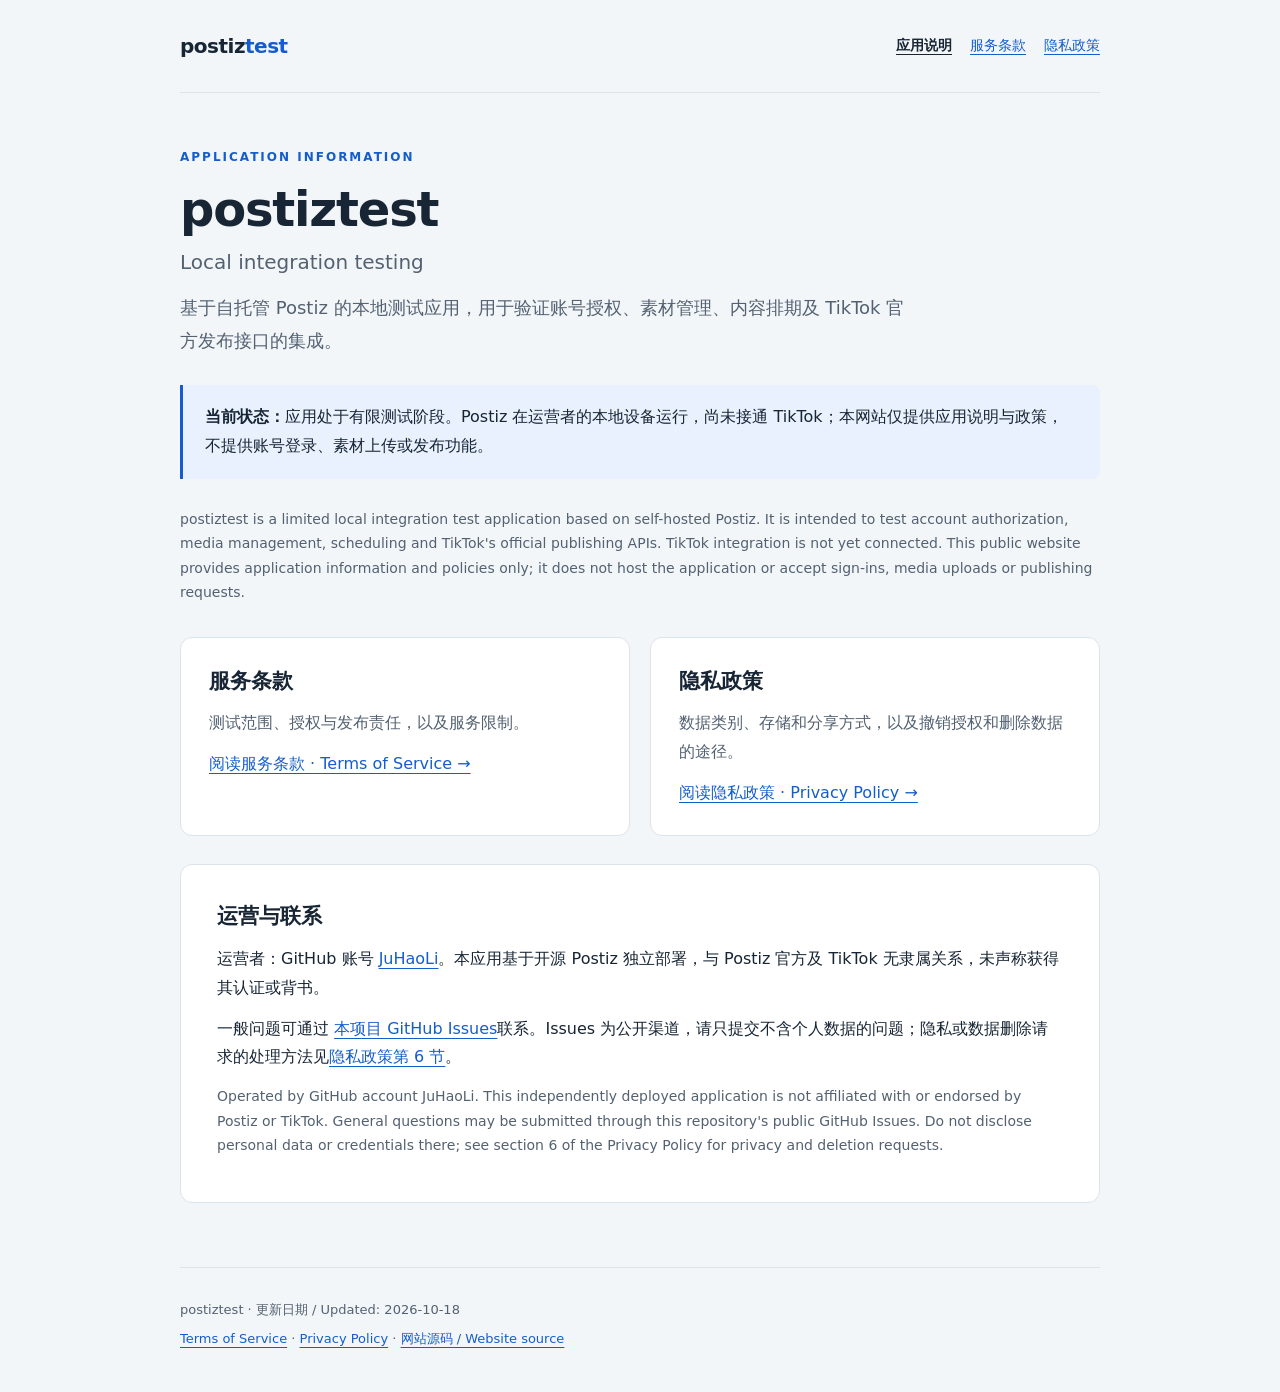
<file: docs/index.html>
<!doctype html>
<html lang="zh-CN">
<head>
<meta charset="utf-8"><meta name="viewport" content="width=device-width,initial-scale=1">
<meta name="description" content="postiztest 本地集成测试应用的说明、服务条款与隐私政策。">
<title>postiztest · 应用说明与政策</title><link rel="stylesheet" href="site.css">
</head>
<body>
<header><a class="brand" href="./">postiz<span>test</span></a><nav aria-label="主导航"><a href="./" aria-current="page">应用说明</a><a href="terms.html">服务条款</a><a href="privacy.html">隐私政策</a></nav></header>
<main id="main">
<p class="eyebrow">Application information</p>
<h1>postiztest<small lang="en">Local integration testing</small></h1>
<p class="lead">基于自托管 Postiz 的本地测试应用，用于验证账号授权、素材管理、内容排期及 TikTok 官方发布接口的集成。</p>
<div class="notice"><p><strong>当前状态：</strong>应用处于有限测试阶段。Postiz 在运营者的本地设备运行，尚未接通 TikTok；本网站仅提供应用说明与政策，不提供账号登录、素材上传或发布功能。</p></div>
<p class="en" lang="en">postiztest is a limited local integration test application based on self-hosted Postiz. It is intended to test account authorization, media management, scheduling and TikTok's official publishing APIs. TikTok integration is not yet connected. This public website provides application information and policies only; it does not host the application or accept sign-ins, media uploads or publishing requests.</p>
<div class="cards"><article class="card"><h2>服务条款</h2><p>测试范围、授权与发布责任，以及服务限制。</p><a href="terms.html">阅读服务条款 · Terms of Service →</a></article><article class="card"><h2>隐私政策</h2><p>数据类别、存储和分享方式，以及撤销授权和删除数据的途径。</p><a href="privacy.html">阅读隐私政策 · Privacy Policy →</a></article></div>
<div class="document"><section><h2>运营与联系</h2><p>运营者：GitHub 账号 <a href="https://github.com/JuHaoLi">JuHaoLi</a>。本应用基于开源 Postiz 独立部署，与 Postiz 官方及 TikTok 无隶属关系，未声称获得其认证或背书。</p><p>一般问题可通过 <a href="https://github.com/JuHaoLi/postiz-test/issues/new">本项目 GitHub Issues</a>联系。Issues 为公开渠道，请只提交不含个人数据的问题；隐私或数据删除请求的处理方法见<a href="privacy.html#rights">隐私政策第 6 节</a>。</p><p class="en" lang="en">Operated by GitHub account JuHaoLi. This independently deployed application is not affiliated with or endorsed by Postiz or TikTok. General questions may be submitted through this repository's public GitHub Issues. Do not disclose personal data or credentials there; see section 6 of the Privacy Policy for privacy and deletion requests.</p></section></div>
</main>
<footer><p>postiztest · 更新日期 / Updated: 2026-10-18</p><p><a href="terms.html">Terms of Service</a> · <a href="privacy.html">Privacy Policy</a> · <a href="https://github.com/JuHaoLi/postiz-test">网站源码 / Website source</a></p></footer>
</body></html>
</file>
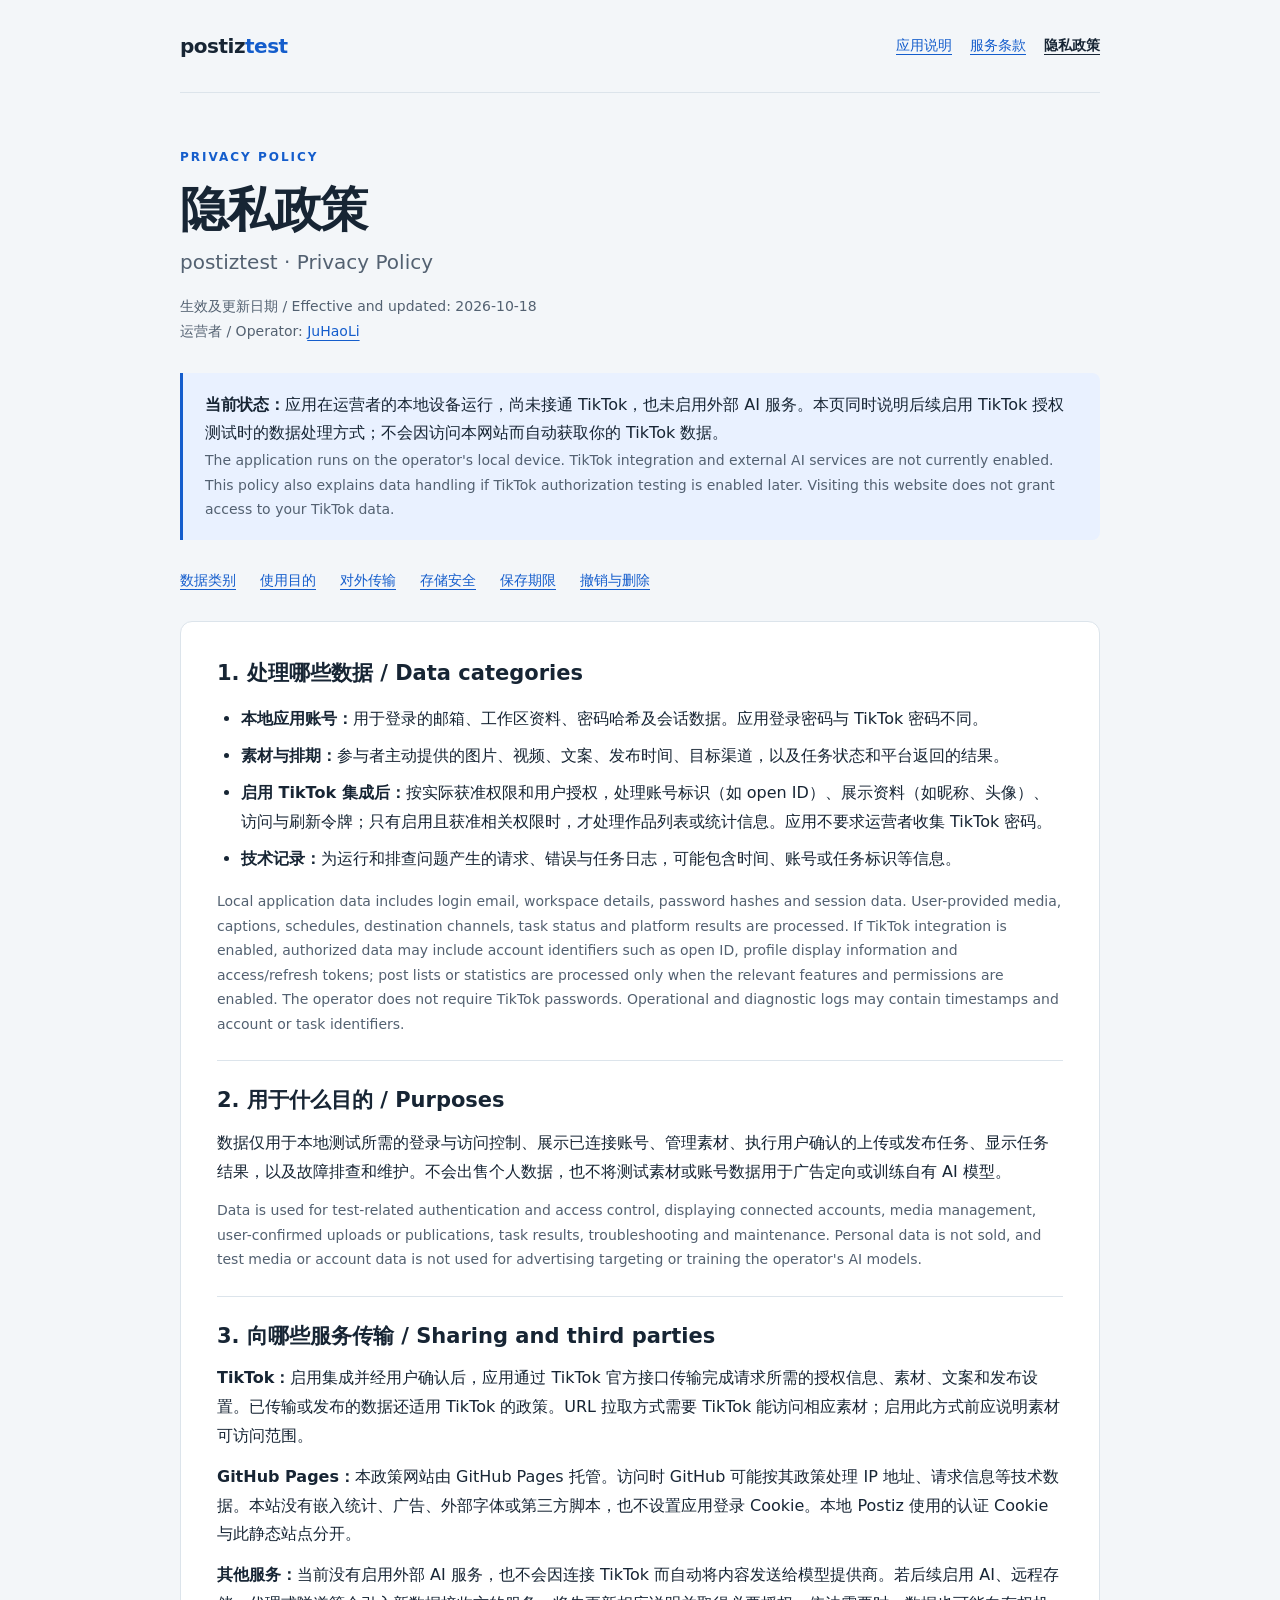
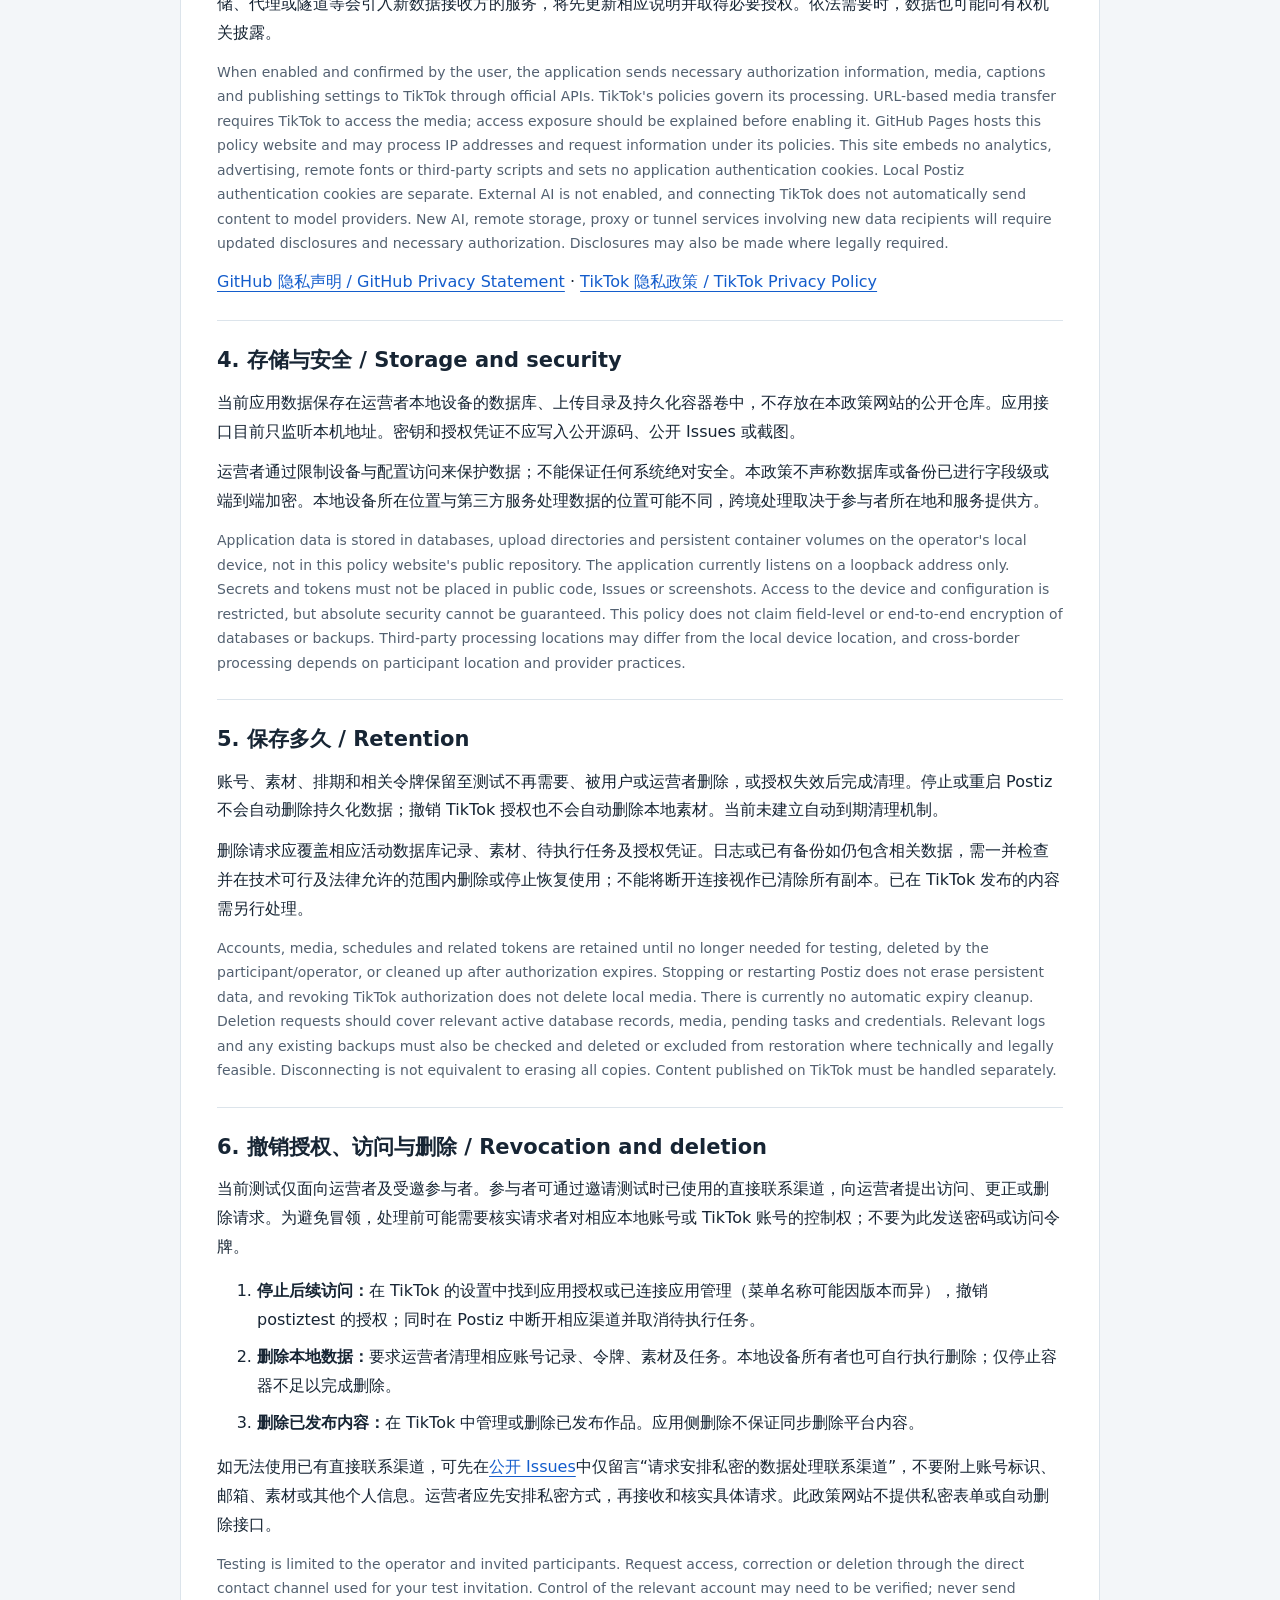
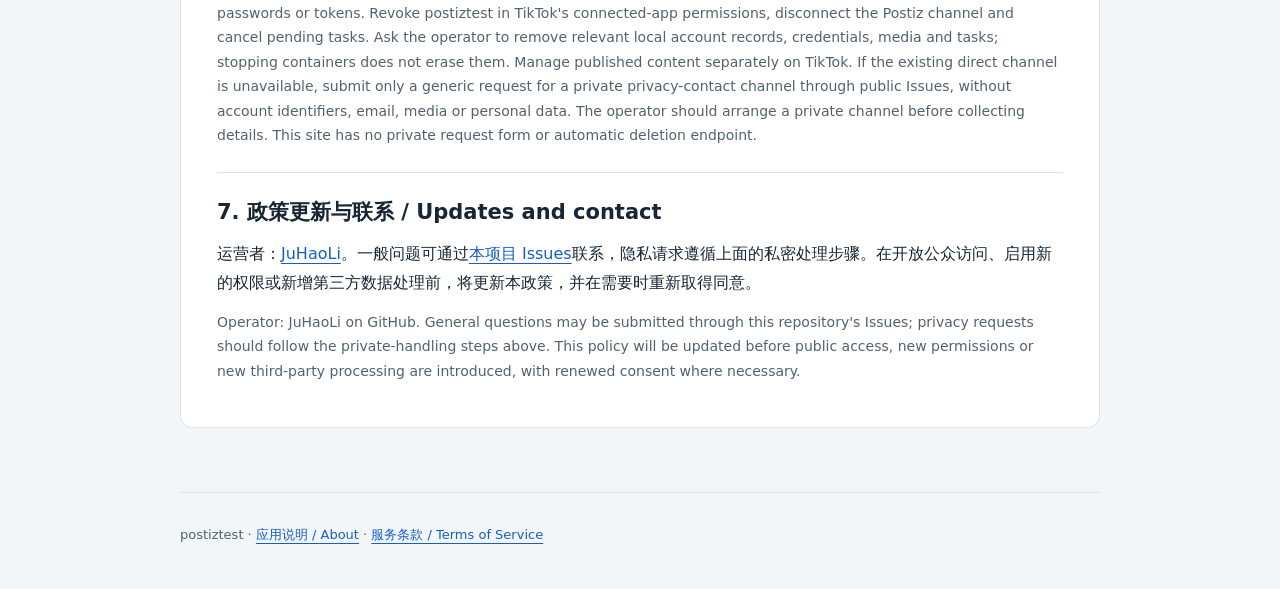
<file: docs/privacy.html>
<!doctype html>
<html lang="zh-CN">
<head>
<meta charset="utf-8"><meta name="viewport" content="width=device-width,initial-scale=1">
<meta name="description" content="postiztest 本地集成测试应用隐私政策 / Privacy Policy.">
<title>隐私政策 · Privacy Policy | postiztest</title><link rel="stylesheet" href="site.css">
</head>
<body>
<header><a class="brand" href="./">postiz<span>test</span></a><nav aria-label="主导航"><a href="./">应用说明</a><a href="terms.html">服务条款</a><a href="privacy.html" aria-current="page">隐私政策</a></nav></header>
<main id="main">
<p class="eyebrow">Privacy Policy</p><h1>隐私政策<small lang="en">postiztest · Privacy Policy</small></h1>
<p class="meta">生效及更新日期 / Effective and updated: 2026-10-18<br>运营者 / Operator: <a href="https://github.com/JuHaoLi">JuHaoLi</a></p>
<div class="notice"><p><strong>当前状态：</strong>应用在运营者的本地设备运行，尚未接通 TikTok，也未启用外部 AI 服务。本页同时说明后续启用 TikTok 授权测试时的数据处理方式；不会因访问本网站而自动获取你的 TikTok 数据。</p><p class="en" lang="en">The application runs on the operator's local device. TikTok integration and external AI services are not currently enabled. This policy also explains data handling if TikTok authorization testing is enabled later. Visiting this website does not grant access to your TikTok data.</p></div>
<nav class="jump" aria-label="政策目录"><a href="#data">数据类别</a><a href="#purpose">使用目的</a><a href="#sharing">对外传输</a><a href="#storage">存储安全</a><a href="#retention">保存期限</a><a href="#rights">撤销与删除</a></nav>
<div class="document">
<section id="data"><h2>1. 处理哪些数据 / Data categories</h2><ul><li><strong>本地应用账号：</strong>用于登录的邮箱、工作区资料、密码哈希及会话数据。应用登录密码与 TikTok 密码不同。</li><li><strong>素材与排期：</strong>参与者主动提供的图片、视频、文案、发布时间、目标渠道，以及任务状态和平台返回的结果。</li><li><strong>启用 TikTok 集成后：</strong>按实际获准权限和用户授权，处理账号标识（如 open ID）、展示资料（如昵称、头像）、访问与刷新令牌；只有启用且获准相关权限时，才处理作品列表或统计信息。应用不要求运营者收集 TikTok 密码。</li><li><strong>技术记录：</strong>为运行和排查问题产生的请求、错误与任务日志，可能包含时间、账号或任务标识等信息。</li></ul><p class="en" lang="en">Local application data includes login email, workspace details, password hashes and session data. User-provided media, captions, schedules, destination channels, task status and platform results are processed. If TikTok integration is enabled, authorized data may include account identifiers such as open ID, profile display information and access/refresh tokens; post lists or statistics are processed only when the relevant features and permissions are enabled. The operator does not require TikTok passwords. Operational and diagnostic logs may contain timestamps and account or task identifiers.</p></section>
<section id="purpose"><h2>2. 用于什么目的 / Purposes</h2><p>数据仅用于本地测试所需的登录与访问控制、展示已连接账号、管理素材、执行用户确认的上传或发布任务、显示任务结果，以及故障排查和维护。不会出售个人数据，也不将测试素材或账号数据用于广告定向或训练自有 AI 模型。</p><p class="en" lang="en">Data is used for test-related authentication and access control, displaying connected accounts, media management, user-confirmed uploads or publications, task results, troubleshooting and maintenance. Personal data is not sold, and test media or account data is not used for advertising targeting or training the operator's AI models.</p></section>
<section id="sharing"><h2>3. 向哪些服务传输 / Sharing and third parties</h2><p><strong>TikTok：</strong>启用集成并经用户确认后，应用通过 TikTok 官方接口传输完成请求所需的授权信息、素材、文案和发布设置。已传输或发布的数据还适用 TikTok 的政策。URL 拉取方式需要 TikTok 能访问相应素材；启用此方式前应说明素材可访问范围。</p><p><strong>GitHub Pages：</strong>本政策网站由 GitHub Pages 托管。访问时 GitHub 可能按其政策处理 IP 地址、请求信息等技术数据。本站没有嵌入统计、广告、外部字体或第三方脚本，也不设置应用登录 Cookie。本地 Postiz 使用的认证 Cookie 与此静态站点分开。</p><p><strong>其他服务：</strong>当前没有启用外部 AI 服务，也不会因连接 TikTok 而自动将内容发送给模型提供商。若后续启用 AI、远程存储、代理或隧道等会引入新数据接收方的服务，将先更新相应说明并取得必要授权。依法需要时，数据也可能向有权机关披露。</p><p class="en" lang="en">When enabled and confirmed by the user, the application sends necessary authorization information, media, captions and publishing settings to TikTok through official APIs. TikTok's policies govern its processing. URL-based media transfer requires TikTok to access the media; access exposure should be explained before enabling it. GitHub Pages hosts this policy website and may process IP addresses and request information under its policies. This site embeds no analytics, advertising, remote fonts or third-party scripts and sets no application authentication cookies. Local Postiz authentication cookies are separate. External AI is not enabled, and connecting TikTok does not automatically send content to model providers. New AI, remote storage, proxy or tunnel services involving new data recipients will require updated disclosures and necessary authorization. Disclosures may also be made where legally required.</p><p><a href="https://docs.github.com/en/site-policy/privacy-policies/github-general-privacy-statement">GitHub 隐私声明 / GitHub Privacy Statement</a> · <a href="https://www.tiktok.com/legal/page/row/privacy-policy/en">TikTok 隐私政策 / TikTok Privacy Policy</a></p></section>
<section id="storage"><h2>4. 存储与安全 / Storage and security</h2><p>当前应用数据保存在运营者本地设备的数据库、上传目录及持久化容器卷中，不存放在本政策网站的公开仓库。应用接口目前只监听本机地址。密钥和授权凭证不应写入公开源码、公开 Issues 或截图。</p><p>运营者通过限制设备与配置访问来保护数据；不能保证任何系统绝对安全。本政策不声称数据库或备份已进行字段级或端到端加密。本地设备所在位置与第三方服务处理数据的位置可能不同，跨境处理取决于参与者所在地和服务提供方。</p><p class="en" lang="en">Application data is stored in databases, upload directories and persistent container volumes on the operator's local device, not in this policy website's public repository. The application currently listens on a loopback address only. Secrets and tokens must not be placed in public code, Issues or screenshots. Access to the device and configuration is restricted, but absolute security cannot be guaranteed. This policy does not claim field-level or end-to-end encryption of databases or backups. Third-party processing locations may differ from the local device location, and cross-border processing depends on participant location and provider practices.</p></section>
<section id="retention"><h2>5. 保存多久 / Retention</h2><p>账号、素材、排期和相关令牌保留至测试不再需要、被用户或运营者删除，或授权失效后完成清理。停止或重启 Postiz 不会自动删除持久化数据；撤销 TikTok 授权也不会自动删除本地素材。当前未建立自动到期清理机制。</p><p>删除请求应覆盖相应活动数据库记录、素材、待执行任务及授权凭证。日志或已有备份如仍包含相关数据，需一并检查并在技术可行及法律允许的范围内删除或停止恢复使用；不能将断开连接视作已清除所有副本。已在 TikTok 发布的内容需另行处理。</p><p class="en" lang="en">Accounts, media, schedules and related tokens are retained until no longer needed for testing, deleted by the participant/operator, or cleaned up after authorization expires. Stopping or restarting Postiz does not erase persistent data, and revoking TikTok authorization does not delete local media. There is currently no automatic expiry cleanup. Deletion requests should cover relevant active database records, media, pending tasks and credentials. Relevant logs and any existing backups must also be checked and deleted or excluded from restoration where technically and legally feasible. Disconnecting is not equivalent to erasing all copies. Content published on TikTok must be handled separately.</p></section>
<section id="rights"><h2>6. 撤销授权、访问与删除 / Revocation and deletion</h2><p>当前测试仅面向运营者及受邀参与者。参与者可通过邀请测试时已使用的直接联系渠道，向运营者提出访问、更正或删除请求。为避免冒领，处理前可能需要核实请求者对相应本地账号或 TikTok 账号的控制权；不要为此发送密码或访问令牌。</p><ol><li><strong>停止后续访问：</strong>在 TikTok 的设置中找到应用授权或已连接应用管理（菜单名称可能因版本而异），撤销 postiztest 的授权；同时在 Postiz 中断开相应渠道并取消待执行任务。</li><li><strong>删除本地数据：</strong>要求运营者清理相应账号记录、令牌、素材及任务。本地设备所有者也可自行执行删除；仅停止容器不足以完成删除。</li><li><strong>删除已发布内容：</strong>在 TikTok 中管理或删除已发布作品。应用侧删除不保证同步删除平台内容。</li></ol><p>如无法使用已有直接联系渠道，可先在<a href="https://github.com/JuHaoLi/postiz-test/issues/new">公开 Issues</a>中仅留言“请求安排私密的数据处理联系渠道”，不要附上账号标识、邮箱、素材或其他个人信息。运营者应先安排私密方式，再接收和核实具体请求。此政策网站不提供私密表单或自动删除接口。</p><p class="en" lang="en">Testing is limited to the operator and invited participants. Request access, correction or deletion through the direct contact channel used for your test invitation. Control of the relevant account may need to be verified; never send passwords or tokens. Revoke postiztest in TikTok's connected-app permissions, disconnect the Postiz channel and cancel pending tasks. Ask the operator to remove relevant local account records, credentials, media and tasks; stopping containers does not erase them. Manage published content separately on TikTok. If the existing direct channel is unavailable, submit only a generic request for a private privacy-contact channel through public Issues, without account identifiers, email, media or personal data. The operator should arrange a private channel before collecting details. This site has no private request form or automatic deletion endpoint.</p></section>
<section id="updates"><h2>7. 政策更新与联系 / Updates and contact</h2><p>运营者：<a href="https://github.com/JuHaoLi">JuHaoLi</a>。一般问题可通过<a href="https://github.com/JuHaoLi/postiz-test/issues/new">本项目 Issues</a>联系，隐私请求遵循上面的私密处理步骤。在开放公众访问、启用新的权限或新增第三方数据处理前，将更新本政策，并在需要时重新取得同意。</p><p class="en" lang="en">Operator: JuHaoLi on GitHub. General questions may be submitted through this repository's Issues; privacy requests should follow the private-handling steps above. This policy will be updated before public access, new permissions or new third-party processing are introduced, with renewed consent where necessary.</p></section>
</div></main>
<footer><p>postiztest · <a href="./">应用说明 / About</a> · <a href="terms.html">服务条款 / Terms of Service</a></p></footer>
</body></html>
</file>
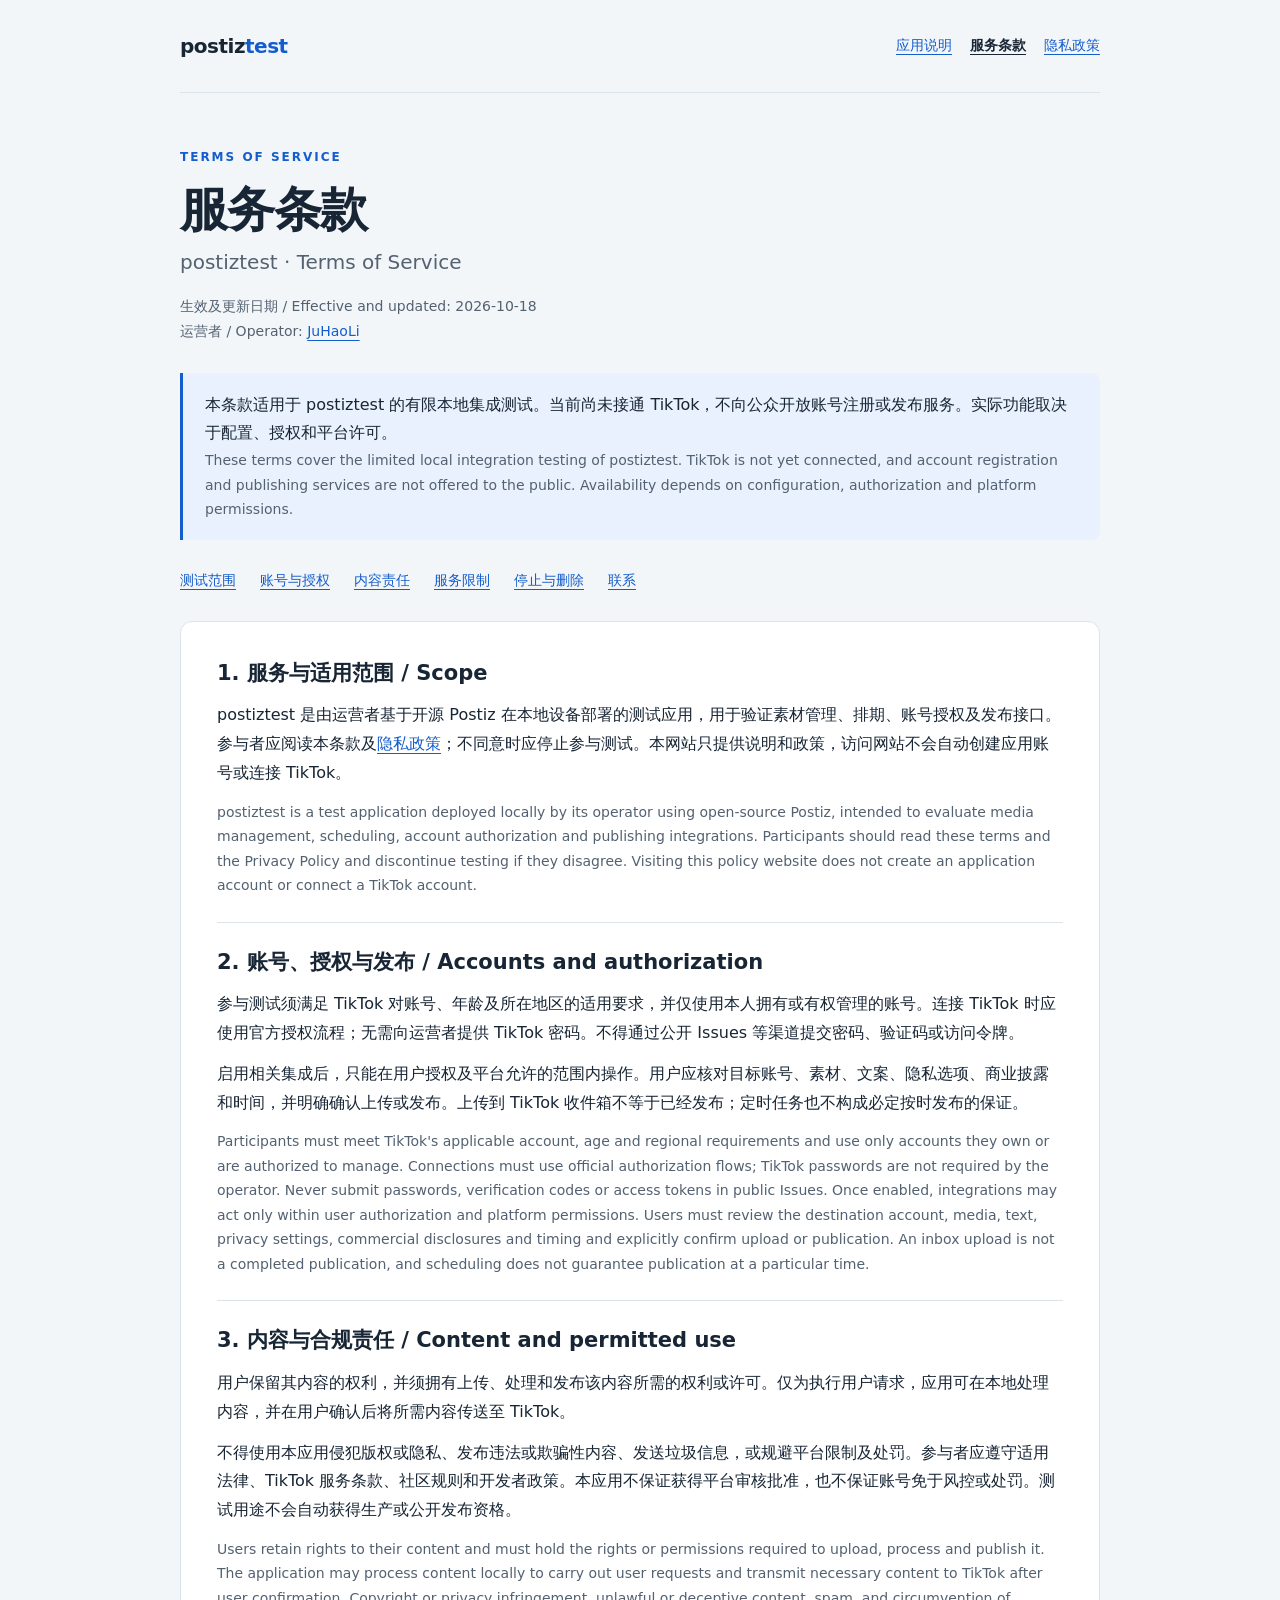
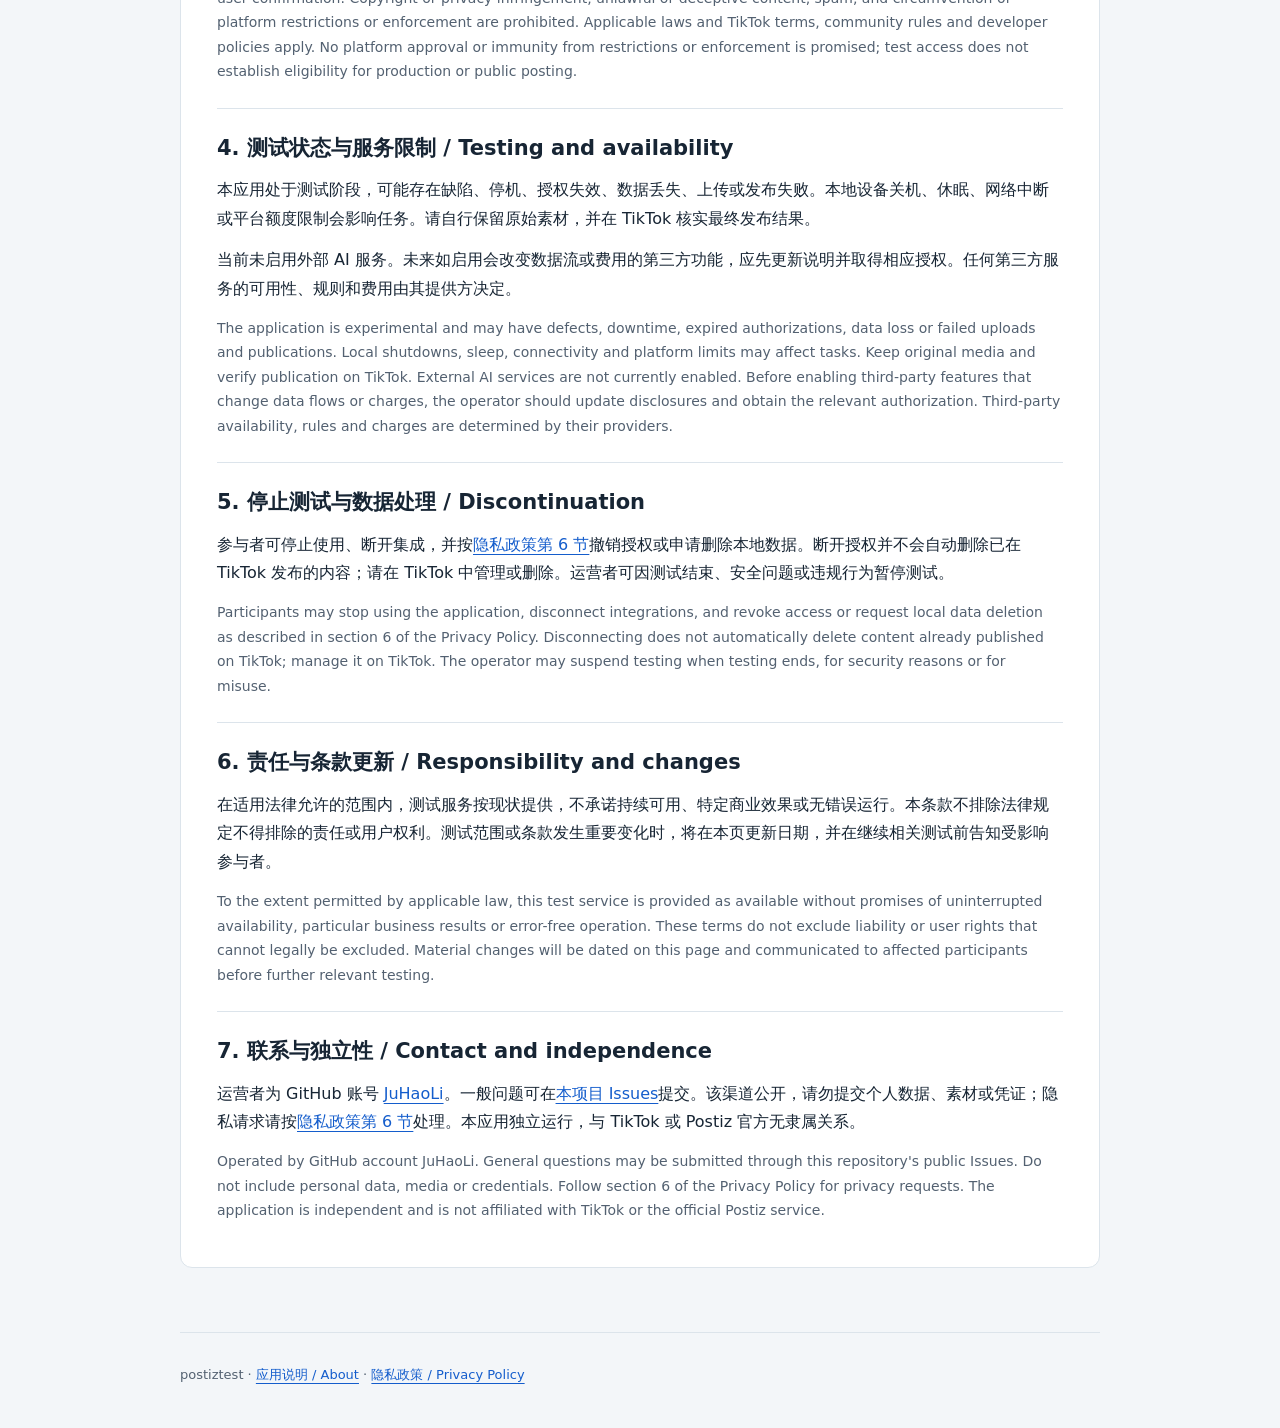
<file: docs/terms.html>
<!doctype html>
<html lang="zh-CN">
<head>
<meta charset="utf-8"><meta name="viewport" content="width=device-width,initial-scale=1">
<meta name="description" content="postiztest 本地集成测试应用服务条款 / Terms of Service.">
<title>服务条款 · Terms of Service | postiztest</title><link rel="stylesheet" href="site.css">
</head>
<body>
<header><a class="brand" href="./">postiz<span>test</span></a><nav aria-label="主导航"><a href="./">应用说明</a><a href="terms.html" aria-current="page">服务条款</a><a href="privacy.html">隐私政策</a></nav></header>
<main id="main">
<p class="eyebrow">Terms of Service</p><h1>服务条款<small lang="en">postiztest · Terms of Service</small></h1>
<p class="meta">生效及更新日期 / Effective and updated: 2026-10-18<br>运营者 / Operator: <a href="https://github.com/JuHaoLi">JuHaoLi</a></p>
<div class="notice"><p>本条款适用于 postiztest 的有限本地集成测试。当前尚未接通 TikTok，不向公众开放账号注册或发布服务。实际功能取决于配置、授权和平台许可。</p><p class="en" lang="en">These terms cover the limited local integration testing of postiztest. TikTok is not yet connected, and account registration and publishing services are not offered to the public. Availability depends on configuration, authorization and platform permissions.</p></div>
<nav class="jump" aria-label="条款目录"><a href="#scope">测试范围</a><a href="#authorization">账号与授权</a><a href="#content">内容责任</a><a href="#availability">服务限制</a><a href="#termination">停止与删除</a><a href="#contact">联系</a></nav>
<div class="document">
<section id="scope"><h2>1. 服务与适用范围 / Scope</h2><p>postiztest 是由运营者基于开源 Postiz 在本地设备部署的测试应用，用于验证素材管理、排期、账号授权及发布接口。参与者应阅读本条款及<a href="privacy.html">隐私政策</a>；不同意时应停止参与测试。本网站只提供说明和政策，访问网站不会自动创建应用账号或连接 TikTok。</p><p class="en" lang="en">postiztest is a test application deployed locally by its operator using open-source Postiz, intended to evaluate media management, scheduling, account authorization and publishing integrations. Participants should read these terms and the Privacy Policy and discontinue testing if they disagree. Visiting this policy website does not create an application account or connect a TikTok account.</p></section>
<section id="authorization"><h2>2. 账号、授权与发布 / Accounts and authorization</h2><p>参与测试须满足 TikTok 对账号、年龄及所在地区的适用要求，并仅使用本人拥有或有权管理的账号。连接 TikTok 时应使用官方授权流程；无需向运营者提供 TikTok 密码。不得通过公开 Issues 等渠道提交密码、验证码或访问令牌。</p><p>启用相关集成后，只能在用户授权及平台允许的范围内操作。用户应核对目标账号、素材、文案、隐私选项、商业披露和时间，并明确确认上传或发布。上传到 TikTok 收件箱不等于已经发布；定时任务也不构成必定按时发布的保证。</p><p class="en" lang="en">Participants must meet TikTok's applicable account, age and regional requirements and use only accounts they own or are authorized to manage. Connections must use official authorization flows; TikTok passwords are not required by the operator. Never submit passwords, verification codes or access tokens in public Issues. Once enabled, integrations may act only within user authorization and platform permissions. Users must review the destination account, media, text, privacy settings, commercial disclosures and timing and explicitly confirm upload or publication. An inbox upload is not a completed publication, and scheduling does not guarantee publication at a particular time.</p></section>
<section id="content"><h2>3. 内容与合规责任 / Content and permitted use</h2><p>用户保留其内容的权利，并须拥有上传、处理和发布该内容所需的权利或许可。仅为执行用户请求，应用可在本地处理内容，并在用户确认后将所需内容传送至 TikTok。</p><p>不得使用本应用侵犯版权或隐私、发布违法或欺骗性内容、发送垃圾信息，或规避平台限制及处罚。参与者应遵守适用法律、TikTok 服务条款、社区规则和开发者政策。本应用不保证获得平台审核批准，也不保证账号免于风控或处罚。测试用途不会自动获得生产或公开发布资格。</p><p class="en" lang="en">Users retain rights to their content and must hold the rights or permissions required to upload, process and publish it. The application may process content locally to carry out user requests and transmit necessary content to TikTok after user confirmation. Copyright or privacy infringement, unlawful or deceptive content, spam, and circumvention of platform restrictions or enforcement are prohibited. Applicable laws and TikTok terms, community rules and developer policies apply. No platform approval or immunity from restrictions or enforcement is promised; test access does not establish eligibility for production or public posting.</p></section>
<section id="availability"><h2>4. 测试状态与服务限制 / Testing and availability</h2><p>本应用处于测试阶段，可能存在缺陷、停机、授权失效、数据丢失、上传或发布失败。本地设备关机、休眠、网络中断或平台额度限制会影响任务。请自行保留原始素材，并在 TikTok 核实最终发布结果。</p><p>当前未启用外部 AI 服务。未来如启用会改变数据流或费用的第三方功能，应先更新说明并取得相应授权。任何第三方服务的可用性、规则和费用由其提供方决定。</p><p class="en" lang="en">The application is experimental and may have defects, downtime, expired authorizations, data loss or failed uploads and publications. Local shutdowns, sleep, connectivity and platform limits may affect tasks. Keep original media and verify publication on TikTok. External AI services are not currently enabled. Before enabling third-party features that change data flows or charges, the operator should update disclosures and obtain the relevant authorization. Third-party availability, rules and charges are determined by their providers.</p></section>
<section id="termination"><h2>5. 停止测试与数据处理 / Discontinuation</h2><p>参与者可停止使用、断开集成，并按<a href="privacy.html#rights">隐私政策第 6 节</a>撤销授权或申请删除本地数据。断开授权并不会自动删除已在 TikTok 发布的内容；请在 TikTok 中管理或删除。运营者可因测试结束、安全问题或违规行为暂停测试。</p><p class="en" lang="en">Participants may stop using the application, disconnect integrations, and revoke access or request local data deletion as described in section 6 of the Privacy Policy. Disconnecting does not automatically delete content already published on TikTok; manage it on TikTok. The operator may suspend testing when testing ends, for security reasons or for misuse.</p></section>
<section id="liability"><h2>6. 责任与条款更新 / Responsibility and changes</h2><p>在适用法律允许的范围内，测试服务按现状提供，不承诺持续可用、特定商业效果或无错误运行。本条款不排除法律规定不得排除的责任或用户权利。测试范围或条款发生重要变化时，将在本页更新日期，并在继续相关测试前告知受影响参与者。</p><p class="en" lang="en">To the extent permitted by applicable law, this test service is provided as available without promises of uninterrupted availability, particular business results or error-free operation. These terms do not exclude liability or user rights that cannot legally be excluded. Material changes will be dated on this page and communicated to affected participants before further relevant testing.</p></section>
<section id="contact"><h2>7. 联系与独立性 / Contact and independence</h2><p>运营者为 GitHub 账号 <a href="https://github.com/JuHaoLi">JuHaoLi</a>。一般问题可在<a href="https://github.com/JuHaoLi/postiz-test/issues/new">本项目 Issues</a>提交。该渠道公开，请勿提交个人数据、素材或凭证；隐私请求请按<a href="privacy.html#rights">隐私政策第 6 节</a>处理。本应用独立运行，与 TikTok 或 Postiz 官方无隶属关系。</p><p class="en" lang="en">Operated by GitHub account JuHaoLi. General questions may be submitted through this repository's public Issues. Do not include personal data, media or credentials. Follow section 6 of the Privacy Policy for privacy requests. The application is independent and is not affiliated with TikTok or the official Postiz service.</p></section>
</div></main>
<footer><p>postiztest · <a href="./">应用说明 / About</a> · <a href="privacy.html">隐私政策 / Privacy Policy</a></p></footer>
</body></html>
</file>
<file: docs/site.css>
:root{color-scheme:light;--ink:#172534;--muted:#536171;--line:#dce4eb;--paper:#fff;--bg:#f3f6f9;--accent:#145dcc}*{box-sizing:border-box}html{scroll-behavior:smooth;scroll-padding-top:24px}body{margin:0;background:var(--bg);color:var(--ink);font:16px/1.8 system-ui,-apple-system,BlinkMacSystemFont,"Segoe UI","PingFang SC",sans-serif}a{color:var(--accent);text-underline-offset:4px;overflow-wrap:anywhere}a:hover{text-decoration-thickness:2px}a:focus-visible{outline:3px solid #e69022;outline-offset:5px}header,main,footer{width:min(920px,calc(100% - 48px));margin:auto}header{display:flex;align-items:center;justify-content:space-between;gap:20px;padding:28px 0;border-bottom:1px solid var(--line)}.brand{font-size:20px;font-weight:750;color:var(--ink);text-decoration:none;letter-spacing:-.5px}.brand span{color:var(--accent)}nav{display:flex;flex-wrap:wrap;gap:18px;font-size:14px}nav a[aria-current=page]{color:var(--ink);font-weight:700}main{padding:54px 0 64px}.eyebrow{font-size:12px;font-weight:750;letter-spacing:2px;text-transform:uppercase;color:var(--accent);margin:0 0 12px}h1{font-size:clamp(32px,6vw,48px);line-height:1.2;letter-spacing:-1.2px;margin:0 0 18px}h1 small{display:block;font-size:20px;font-weight:500;color:var(--muted);letter-spacing:0;margin-top:12px}.lead{font-size:18px;color:var(--muted);max-width:740px}.meta{color:var(--muted);font-size:14px;margin:20px 0 28px}.notice{background:#e9f1ff;border-left:3px solid var(--accent);padding:18px 22px;border-radius:0 8px 8px 0;margin:28px 0}.notice p{margin:0}.document{background:var(--paper);border:1px solid var(--line);border-radius:12px;padding:12px 36px 32px;margin-top:28px}section{padding-top:24px}section+section{border-top:1px solid var(--line);margin-top:24px}h2{font-size:21px;line-height:1.5;margin:0 0 12px}p{margin:12px 0}ul{padding-left:24px}li+li{margin-top:8px}.en{color:var(--muted);font-size:14px;line-height:1.75}.cards{display:grid;grid-template-columns:1fr 1fr;gap:20px;margin-top:32px}.card{background:var(--paper);border:1px solid var(--line);border-radius:12px;padding:28px}.card h2{margin-top:0}.card p{color:var(--muted)}.jump{display:flex;gap:12px 24px;flex-wrap:wrap;margin:24px 0;font-size:14px}footer{border-top:1px solid var(--line);padding:24px 0 36px;color:var(--muted);font-size:13px}footer p{margin:6px 0}@media(max-width:600px){header,main,footer{width:calc(100% - 32px)}header{align-items:flex-start;flex-direction:column;gap:12px;padding:22px 0}main{padding:36px 0 44px}.document{padding:4px 20px 24px}.cards{grid-template-columns:1fr}.card{padding:22px}.lead{font-size:16px}nav{gap:16px}}@media(prefers-reduced-motion:reduce){html{scroll-behavior:auto}}
</file>
